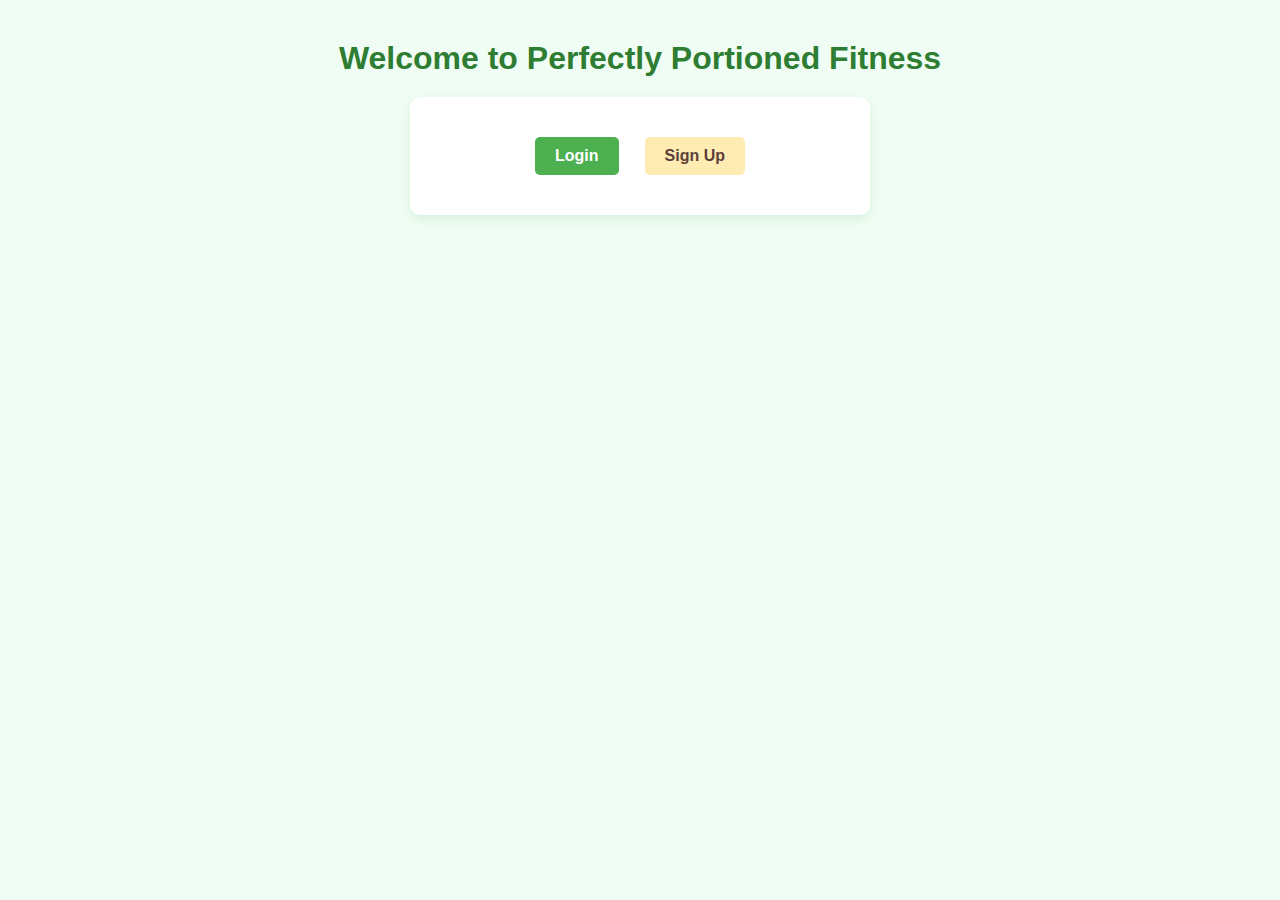
<file: practice-main/index.html>
<!DOCTYPE html>
<html lang="en">
<head>
  <meta charset="UTF-8" />
  <meta name="viewport" content="width=device-width, initial-scale=1.0"/>
  <title>Fitness App | Home</title>
  <link rel="stylesheet" href="style.css" />
</head>
<body>
  <header class="page-header">
    <h1>Welcome to Perfectly Portioned Fitness</h1>
  </header>

  <div class="container">
    <div class="buttons">
      <a href="login.html" class="btn login-btn">Login</a>
      <a href="signup.html" class="btn signup-btn">Sign Up</a>
    </div>
  </div>
</body>
</html>
</file>
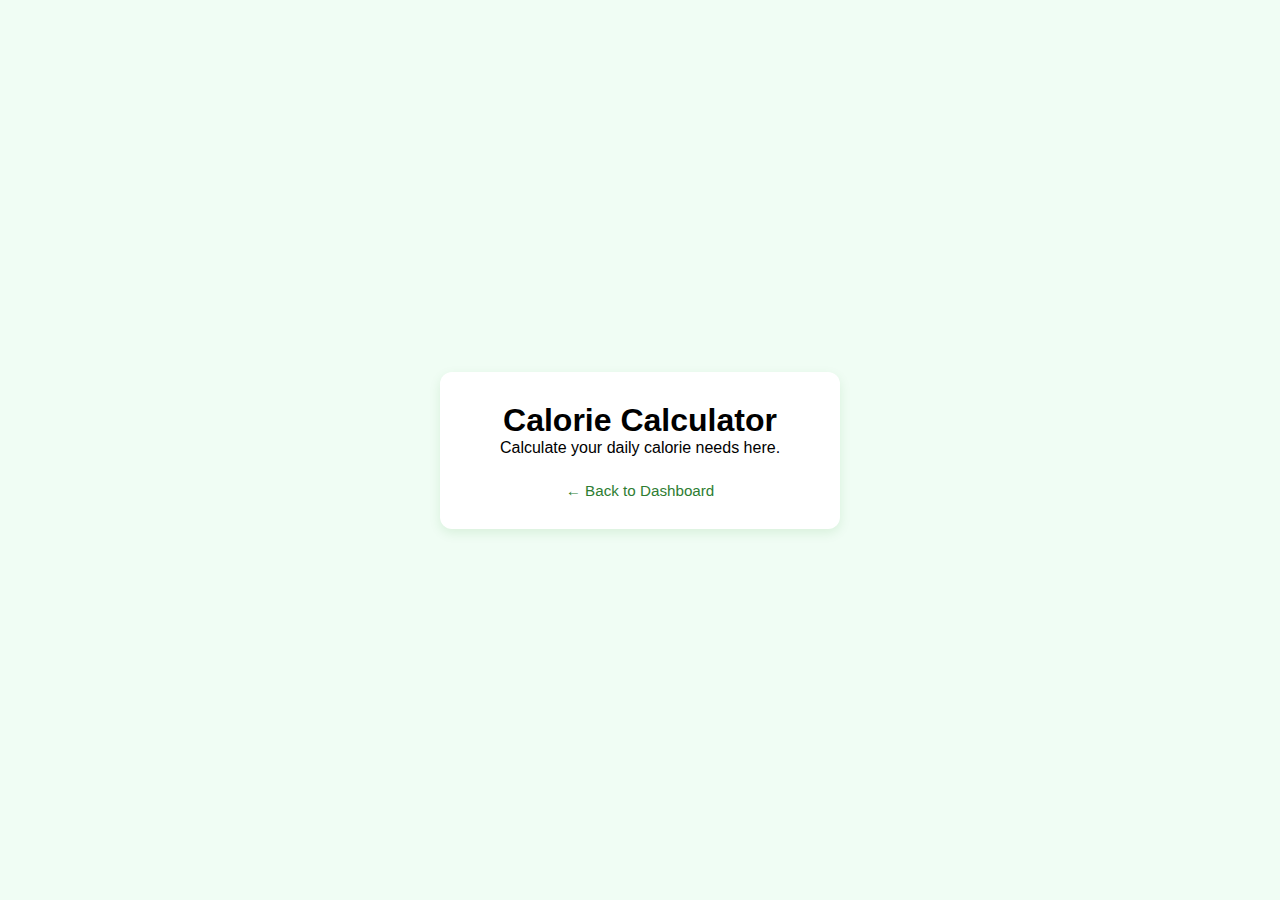
<file: calculate.html>
<!DOCTYPE html>
<html>
<head>
  <title>Calorie Calculator</title>
  <link rel="stylesheet" href="style.css">
</head>
<body>
  <div class="container">
    <h1>Calorie Calculator</h1>
    <p>Calculate your daily calorie needs here.</p>
    <a href="dashboard.html" class="back-link">← Back to Dashboard</a>
  </div>
</body>
</html>
</file>
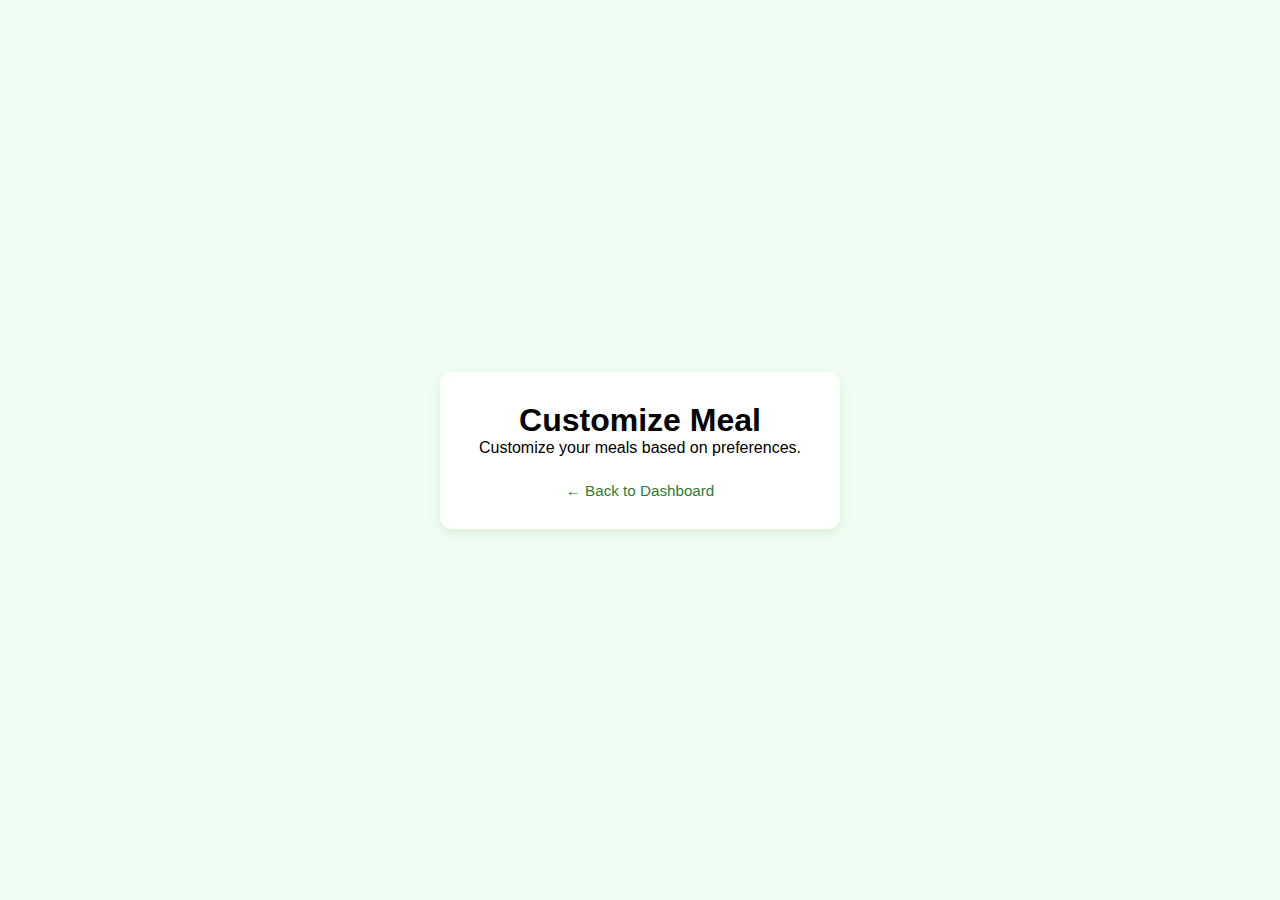
<file: customize.html>
<!DOCTYPE html>
<html>
<head>
  <title>Customize Meal</title>
  <link rel="stylesheet" href="style.css">
</head>
<body>
  <div class="container">
    <h1>Customize Meal</h1>
    <p>Customize your meals based on preferences.</p>
    <a href="dashboard.html" class="back-link">← Back to Dashboard</a>
  </div>
</body>
</html>
</file>
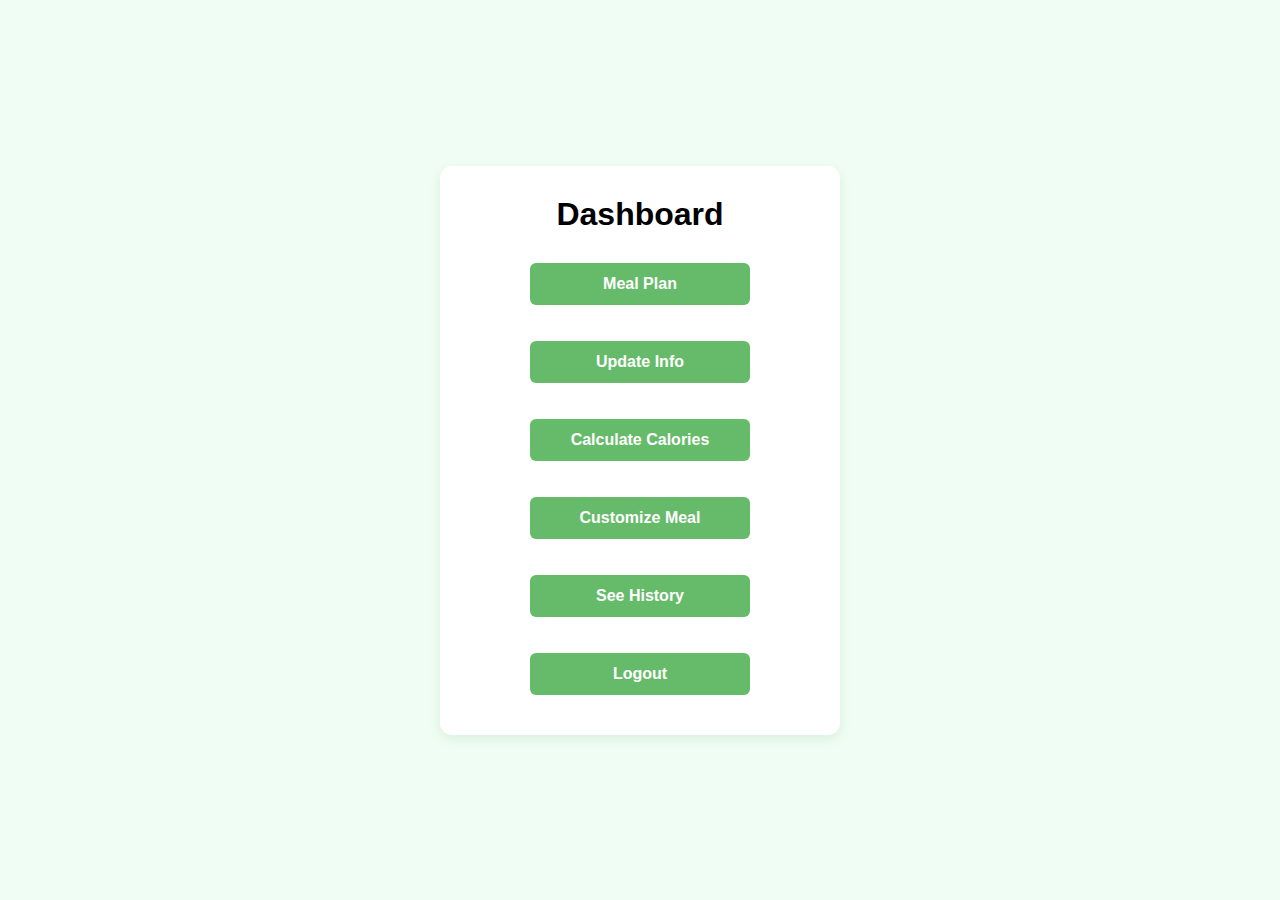
<file: dashboard.html>
<!DOCTYPE html>
<html lang="en">
<head>
  <meta charset="UTF-8" />
  <meta name="viewport" content="width=device-width, initial-scale=1.0"/>
  <title>Dashboard | Fitness App</title>
  <link rel="stylesheet" href="style.css" />
</head>
<body>

  <div class="container">
    <h1>Dashboard</h1>

    <div class="dashboard-actions">
      <a href="mealplan.html" class="btn">Meal Plan</a>
      <a href="updateinfo.html" class="btn">Update Info</a>
      <a href="calculate.html" class="btn">Calculate Calories</a>
      <a href="customize.html" class="btn">Customize Meal</a>
      <a href="history.html" class="btn">See History</a>
      <a href="index.html" class="btn">Logout</a>
    </div>
  </div>

</body>
</html>
</file>
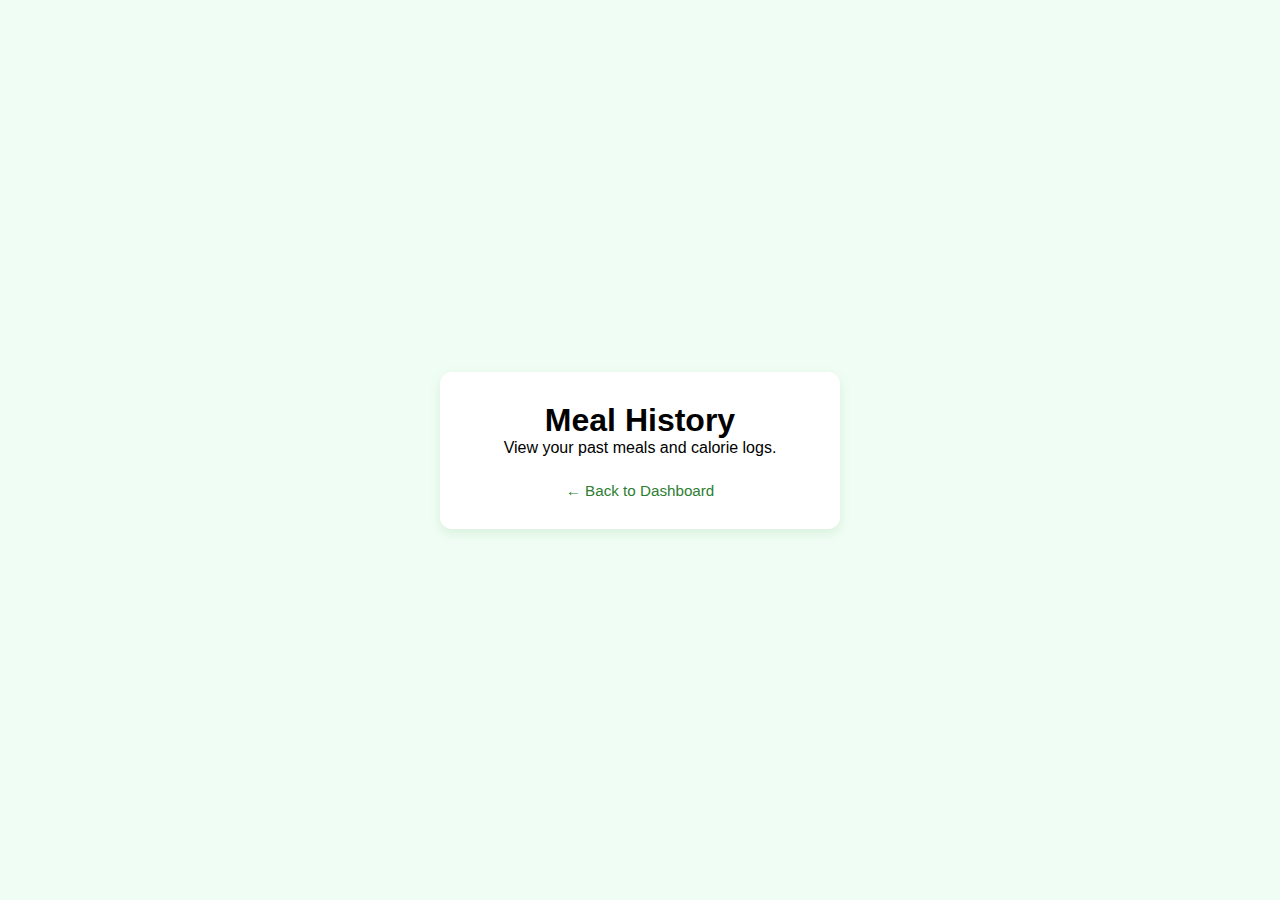
<file: history.html>
<!DOCTYPE html>
<html>
<head>
  <title>Meal History</title>
  <link rel="stylesheet" href="style.css">
</head>
<body>
  <div class="container">
    <h1>Meal History</h1>
    <p>View your past meals and calorie logs.</p>
    <a href="dashboard.html" class="back-link">← Back to Dashboard</a>
  </div>
</body>
</html>
</file>
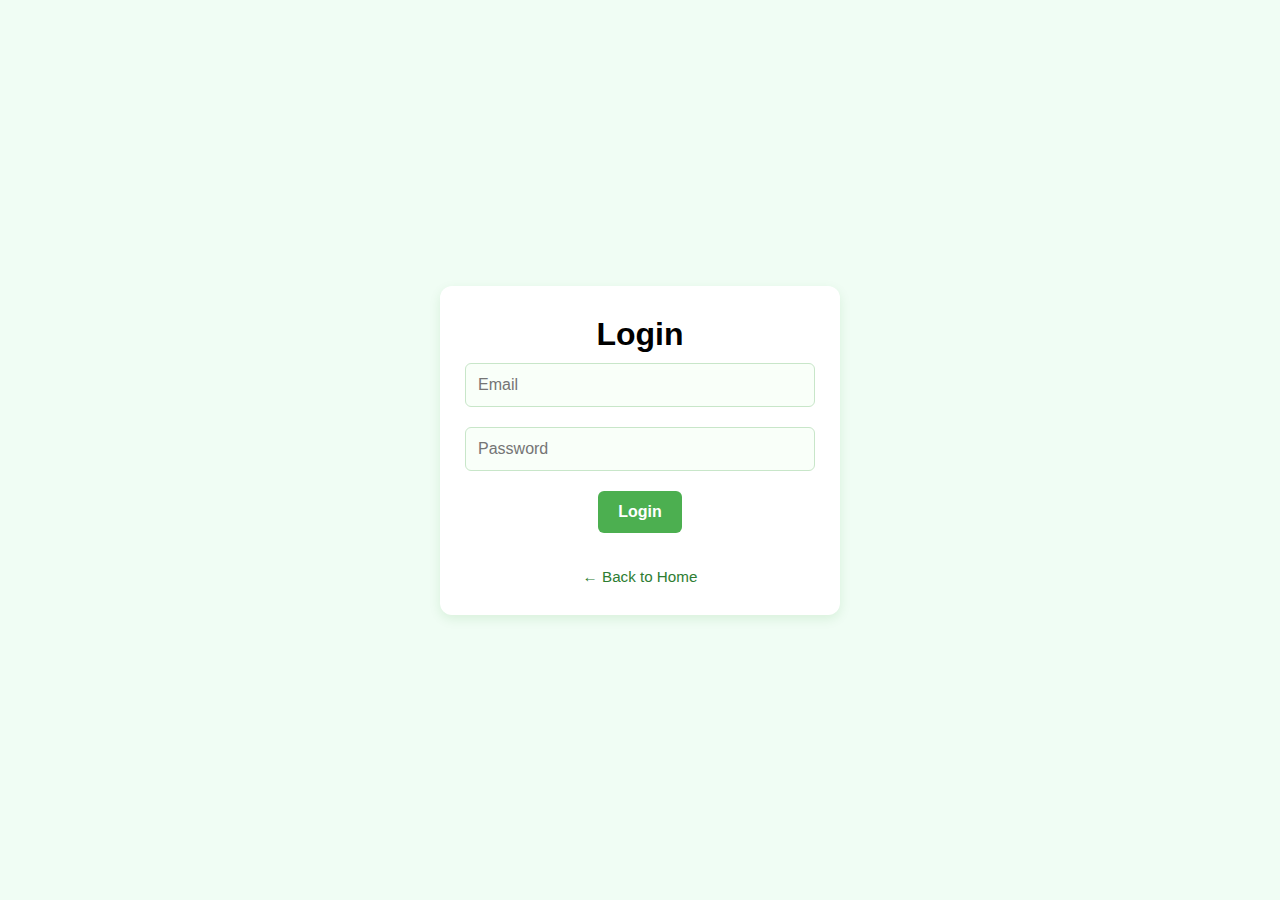
<file: login.html>
<!DOCTYPE html>
<html>
<head>
  <title>Login</title>
  <link rel="stylesheet" href="style.css">
</head>
<body>
  <div class="container">
    <h1>Login</h1>
    <form class="auth-form">
      <input type="email" placeholder="Email" required>
      <input type="password" placeholder="Password" required>
      <button type="submit" class="btn login-btn">Login</button>
    </form>
    <a href="index.html" class="back-link">← Back to Home</a>
  </div>
</body>
</html>
</file>
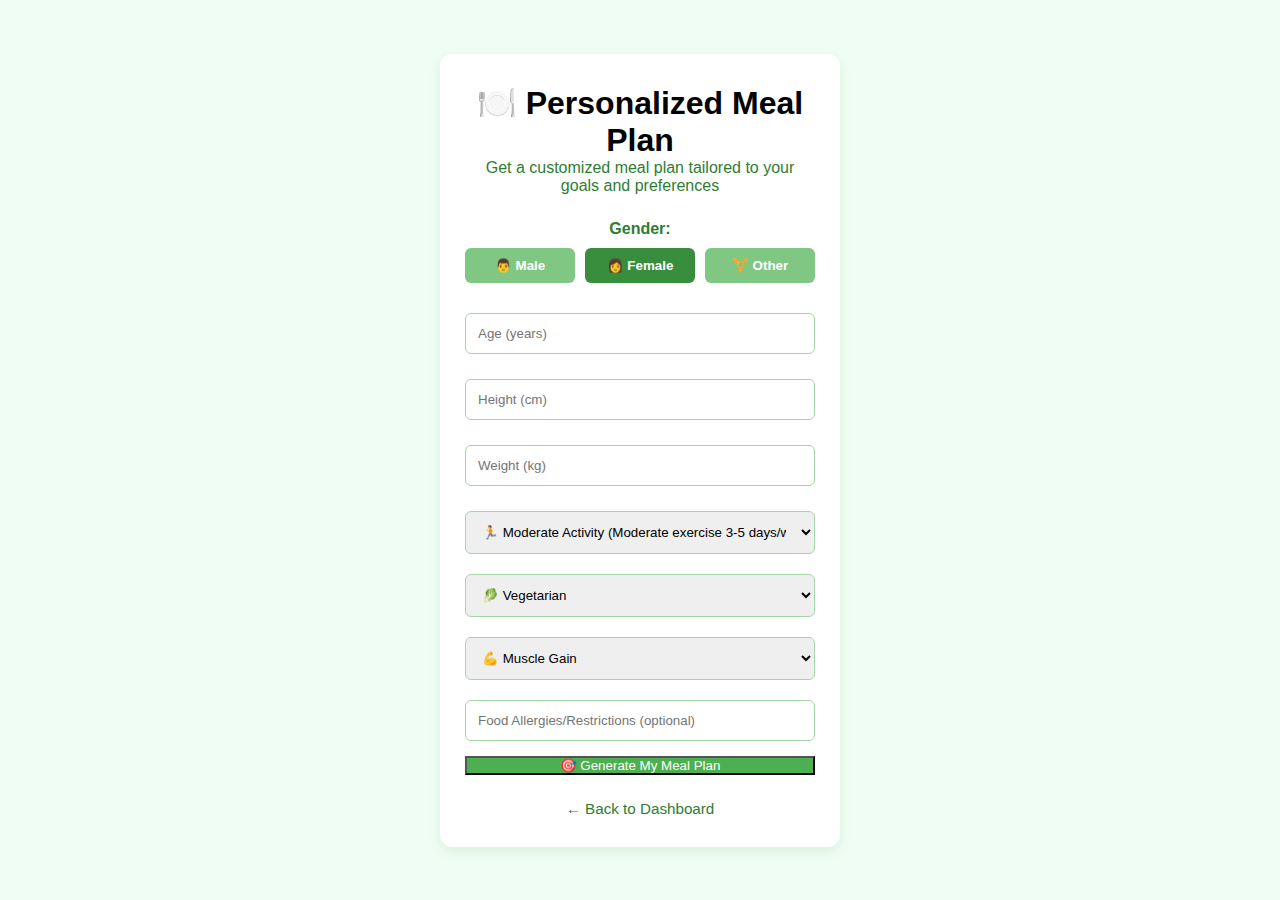
<file: mealplan.html>
<!DOCTYPE html>
<html lang="en">
<head>
    <meta charset="UTF-8">
    <meta name="viewport" content="width=device-width, initial-scale=1.0">
    <title>Meal Plan</title>
    <link rel="stylesheet" href="style.css">
</head>
<body>
    <div class="container">
        <h1>🍽️ Personalized Meal Plan</h1>
        <p style="margin-bottom: 25px; color: #2e7d32;">Get a customized meal plan tailored to your goals and preferences</p>
        
        <form class="meal-form">
            <div class="form-section">
                <label style="display: block; margin-bottom: 10px; font-weight: bold; color: #2e7d32;">Gender:</label>
                <div class="option-select">
                    <button type="button">👨 Male</button>
                    <button type="button" class="active">👩 Female</button>
                    <button type="button">⚧️ Other</button>
                </div>
            </div>

            <div class="form-section">
                <input type="number" placeholder="Age (years)" min="10" max="100" required>
            </div>

            <div class="form-section">
                <input type="number" placeholder="Height (cm)" min="100" max="250" required>
            </div>

            <div class="form-section">
                <input type="number" placeholder="Weight (kg)" min="30" max="200" step="0.1" required>
            </div>

            <div class="form-section">
                <select required>
                    <option value="">Select Activity Level</option>
                    <option value="sedentary">🛋️ Sedentary (Little to no exercise)</option>
                    <option value="light">🚶 Light Activity (Light exercise 1-3 days/week)</option>
                    <option value="moderate" selected>🏃 Moderate Activity (Moderate exercise 3-5 days/week)</option>
                    <option value="high">🏋️ High Activity (Hard exercise 6-7 days/week)</option>
                    <option value="extreme">💪 Extreme Activity (Very hard exercise, physical job)</option>
                </select>
            </div>

            <div class="form-section">
                <select required>
                    <option value="">Select Dietary Preference</option>
                    <option value="vegetarian" selected>🥬 Vegetarian</option>
                    <option value="non-vegetarian">🍖 Non-Vegetarian</option>
                    <option value="vegan">🌱 Vegan</option>
                    <option value="pescatarian">🐟 Pescatarian</option>
                    <option value="keto">🥑 Ketogenic</option>
                    <option value="paleo">🥩 Paleo</option>
                    <option value="mediterranean">🫒 Mediterranean</option>
                </select>
            </div>

            <div class="form-section">
                <select required>
                    <option value="">Select Fitness Goal</option>
                    <option value="weight-loss">⬇️ Weight Loss</option>
                    <option value="weight-gain">⬆️ Weight Gain</option>
                    <option value="muscle-gain" selected>💪 Muscle Gain</option>
                    <option value="maintenance">⚖️ Weight Maintenance</option>
                    <option value="endurance">🏃 Endurance Training</option>
                    <option value="strength">🏋️ Strength Training</option>
                </select>
            </div>

            <div class="form-section">
                <input type="text" placeholder="Food Allergies/Restrictions (optional)">
            </div>

            <button type="submit">🎯 Generate My Meal Plan</button>
        </form>

        <a href="dashboard.html" class="back-link">← Back to Dashboard</a>
    </div>
</body>
</html>
</file>
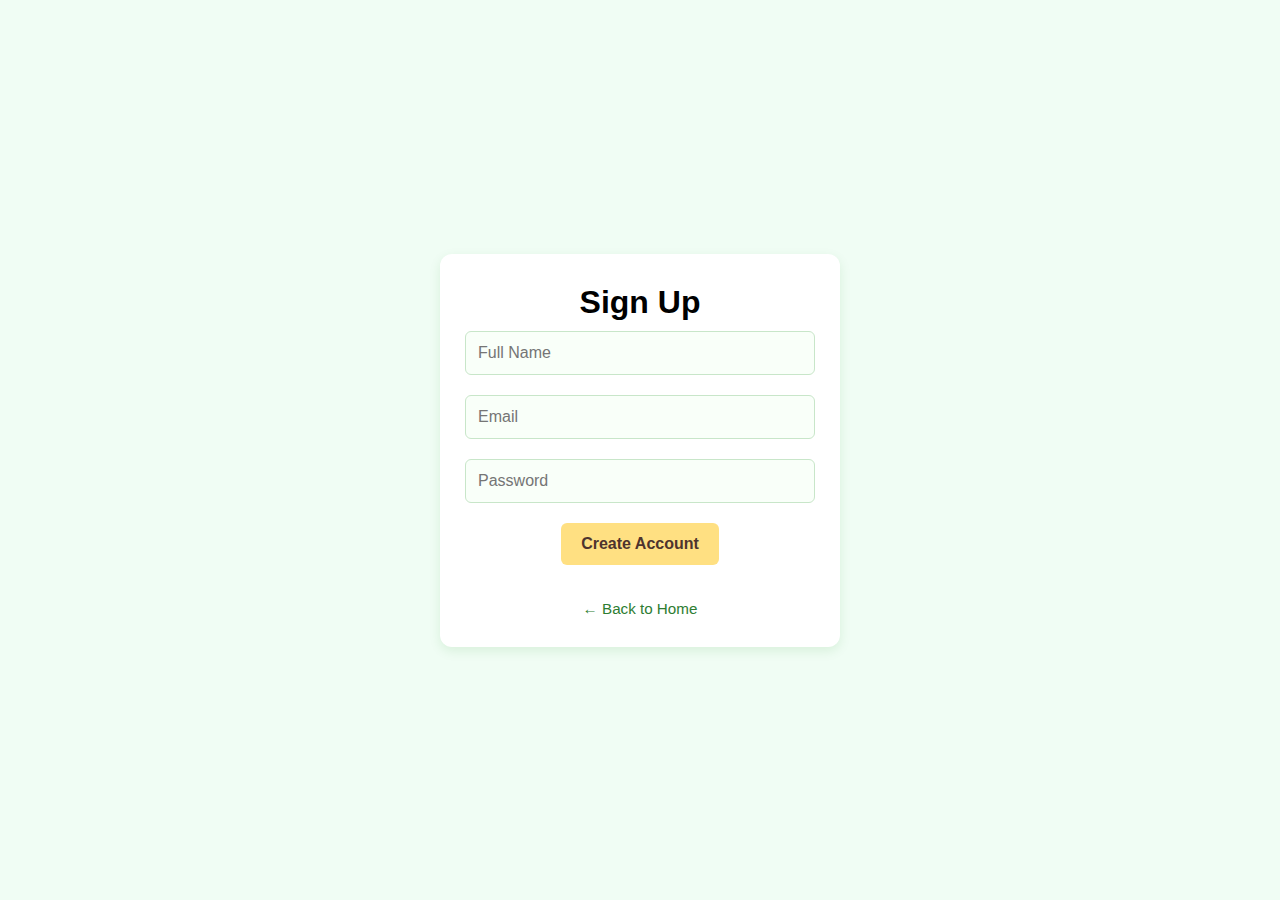
<file: signup.html>
<!DOCTYPE html>
<html>
<head>
  <title>Sign Up</title>
  <link rel="stylesheet" href="style.css">
</head>
<body>
  <div class="container">
    <h1>Sign Up</h1>
    <form class="auth-form">
      <input type="text" placeholder="Full Name" required>
      <input type="email" placeholder="Email" required>
      <input type="password" placeholder="Password" required>
      <button type="submit" class="btn signup-btn">Create Account</button>
    </form>
    <a href="index.html" class="back-link">← Back to Home</a>
  </div>
</body>
</html>
</file>
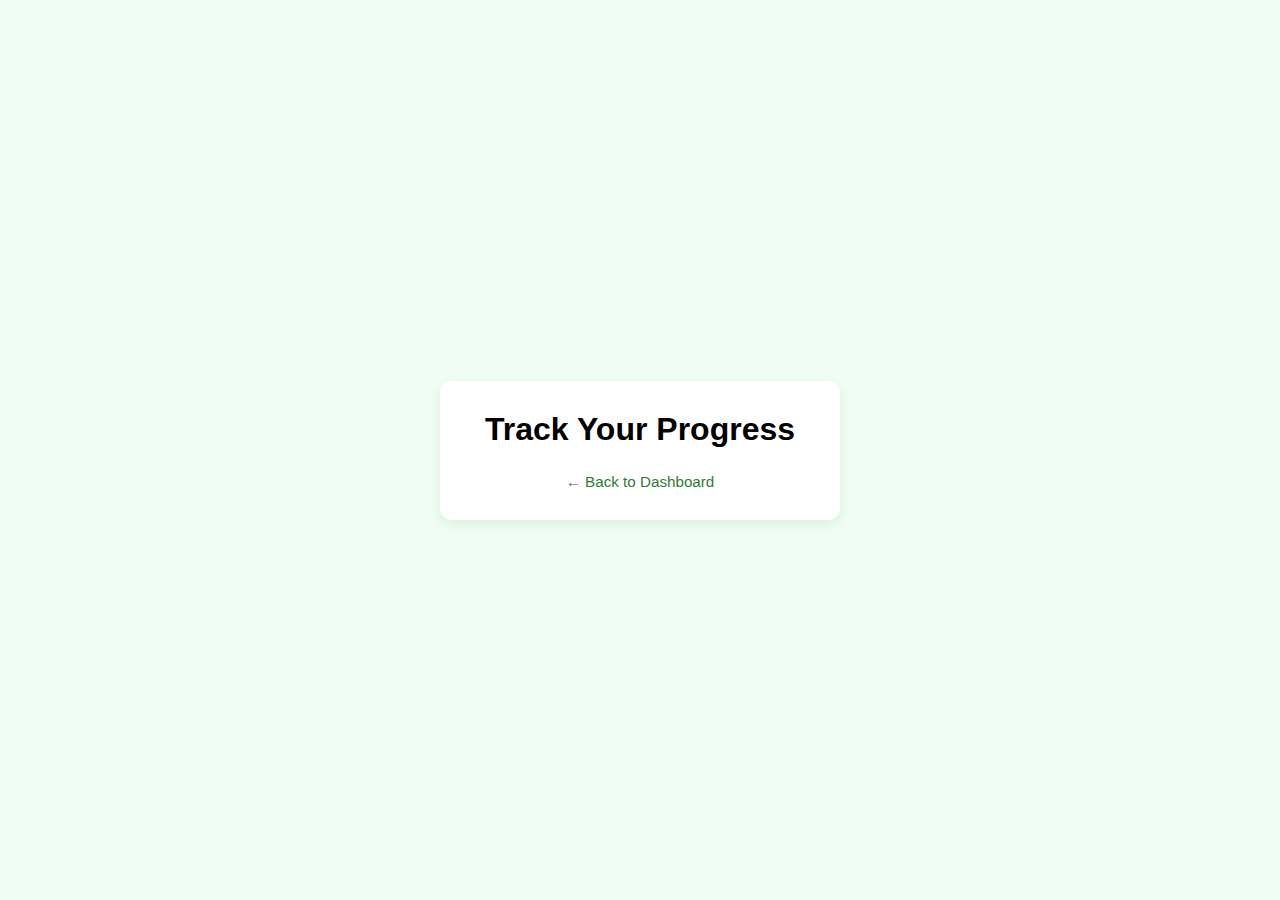
<file: trackprogress.html>
<!DOCTYPE html>
<html lang="en">
<head>
  <meta charset="UTF-8" />
  <meta name="viewport" content="width=device-width, initial-scale=1.0"/>
  <title>Track Progress | Fitness App</title>
  <link rel="stylesheet" href="style.css" />
</head>
<body>
  <div class="container">
    <h1 class="header-text">Track Your Progress</h1>

    <div class="progress-section">
      <!-- Future progress content will go here -->
    </div>

    <a href="dashboard.html" class="back-link">← Back to Dashboard</a>
  </div>
</body>
</html>
</file>
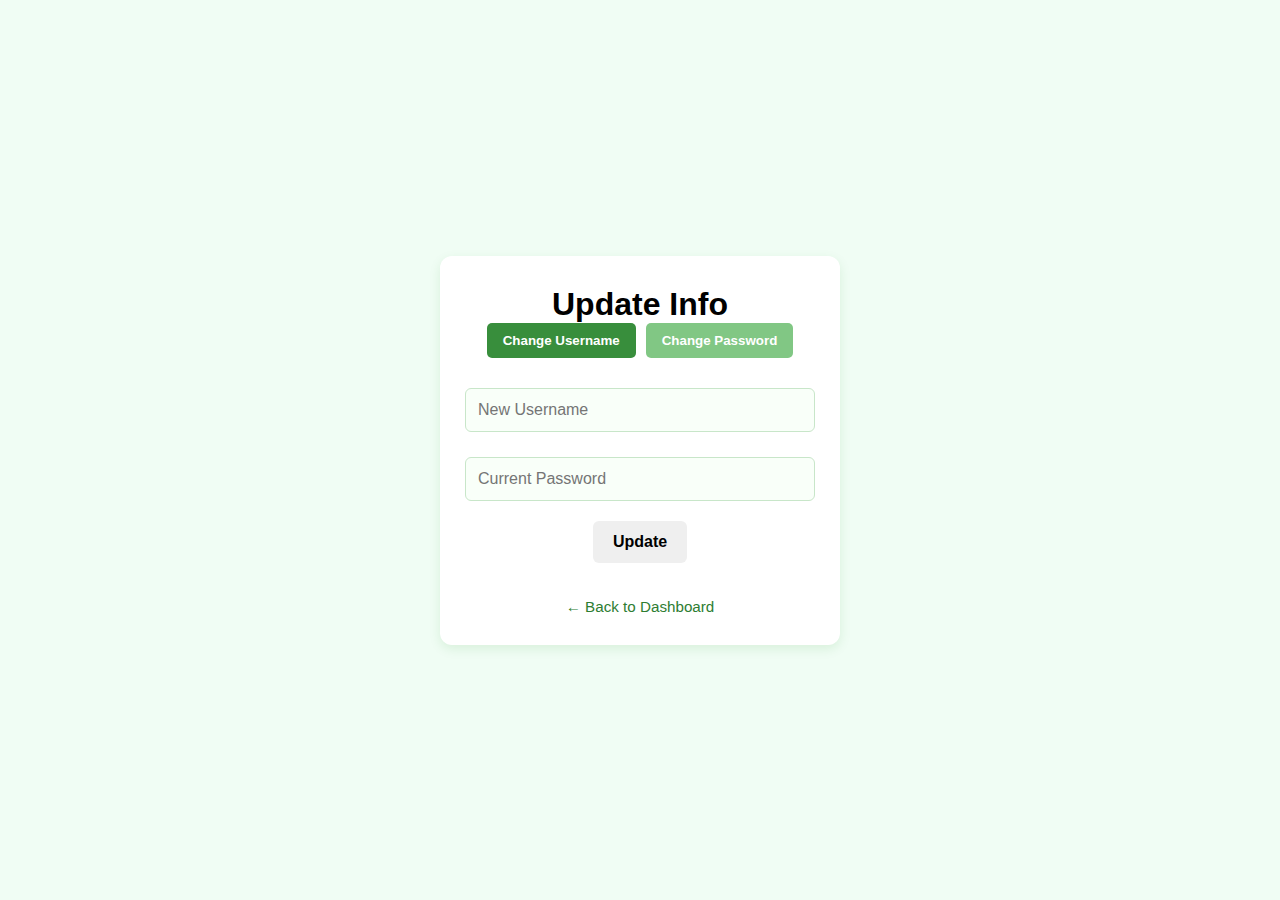
<file: updateinfo.html>
<!DOCTYPE html>
<html lang="en">
<head>
  <meta charset="UTF-8" />
  <meta name="viewport" content="width=device-width, initial-scale=1.0"/>
  <title>Update Info | Fitness App</title>
  <link rel="stylesheet" href="style.css" />
  <style>
    .option-select {
      display: flex;
      justify-content: center;
      gap: 10px;
      margin-bottom: 20px;
    }

    .option-select button {
      background-color: #81c784;
      color: white;
      border: none;
      padding: 10px 16px;
      border-radius: 5px;
      cursor: pointer;
    }

    .option-select button.active {
      background-color: #388e3c;
    }

    .hidden {
      display: none;
    }

    .form-section input {
      margin-bottom: 15px;
    }
  </style>
</head>
<body>
  <div class="container">
    <h1>Update Info</h1>

    <div class="option-select">
      <button id="usernameBtn" class="active">Change Username</button>
      <button id="passwordBtn">Change Password</button>
    </div>

    <form class="auth-form" id="updateForm">
      <div id="usernameSection" class="form-section">
        <input type="text" placeholder="New Username" required>
      </div>

      <div id="passwordSection" class="form-section hidden">
        <input type="password" placeholder="New Password" required>
      </div>

      <input type="password" placeholder="Current Password" required>

      <button type="submit" class="btn">Update</button>
    </form>

    <a href="dashboard.html" class="back-link">← Back to Dashboard</a>
  </div>

  <script>
    const usernameBtn = document.getElementById("usernameBtn");
    const passwordBtn = document.getElementById("passwordBtn");
    const usernameSection = document.getElementById("usernameSection");
    const passwordSection = document.getElementById("passwordSection");

    usernameBtn.addEventListener("click", () => {
      usernameBtn.classList.add("active");
      passwordBtn.classList.remove("active");
      usernameSection.classList.remove("hidden");
      passwordSection.classList.add("hidden");
    });

    passwordBtn.addEventListener("click", () => {
      passwordBtn.classList.add("active");
      usernameBtn.classList.remove("active");
      passwordSection.classList.remove("hidden");
      usernameSection.classList.add("hidden");
    });
  </script>
</body>
</html>
</file>
<file: practice-main/style.css>
/* Body styling for vertical stacking and alignment */
body {
    font-family: 'Segoe UI', sans-serif;
    background-color: #f0fdf4; /* Soft green */
    margin: 0;
    padding: 0;
    display: flex;
    flex-direction: column;
    align-items: center;
    min-height: 100vh;
}

/* Header for welcome message */
.page-header {
    width: 100%;
    text-align: center;
    margin-top: 40px;
    margin-bottom: 20px;
}

.page-header h1 {
    color: #2e7d32; /* Dark green */
    font-size: 2rem;
    margin: 0;
}

/* Container styling for form/buttons/card */
.container {
    background: #ffffff;
    padding: 30px;
    border-radius: 10px;
    box-shadow: 0 4px 12px rgba(0, 128, 0, 0.1); /* Green tint shadow */
    width: 100%;
    max-width: 400px;
    text-align: center;
}

/* Buttons section (used in index and dashboard) */
.buttons {
    display: flex;
    justify-content: center;
    gap: 16px;
    flex-wrap: wrap;
}

/* Generic button styling */
.btn {
    display: inline-block;
    padding: 10px 20px;
    margin: 10px 5px;
    border: none;
    border-radius: 5px;
    cursor: pointer;
    text-decoration: none;
    font-weight: bold;
    transition: background-color 0.3s ease;
}

/* Login and Signup Buttons */
.login-btn {
    background: #4CAF50; /* Healthy green */
    color: white;
}

.signup-btn {
    background: #FFECB3; /* Soft orange */
    color: #5D4037; /* Brownish text */
}

/* Form input styling */
.auth-form input {
    width: 100%;
    padding: 12px;
    margin: 10px 0;
    border: 1px solid #c8e6c9;
    border-radius: 5px;
    background-color: #f9fff9;
}

/* Back link under forms */
.back-link {
    display: block;
    margin-top: 20px;
    color: #689f38;
    font-size: 0.95em;
}

/* Dashboard layout */
.dashboard-actions {
    display: flex;
    flex-direction: column;
    align-items: center;
    justify-content: center;
    margin: 40px auto;
    gap: 16px;
}

/* Dashboard button styling */
.dashboard-actions .btn {
    width: 220px;
    padding: 12px 20px;
    font-size: 16px;
    background-color: #66bb6a;
    color: white;
    border: none;
    border-radius: 6px;
}

.dashboard-actions .btn:hover {
    background-color: #388e3c;
}
</file>
<file: style.css>
/* Reset */
* {
    box-sizing: border-box;
    margin: 0;
    padding: 0;
}

/* Body styling */
body {
    font-family: 'Segoe UI', sans-serif;
    background-color: #f0fdf4;
    min-height: 100vh;
    display: flex;
    justify-content: center;
    align-items: center;
    padding: 20px;
}

/* Welcome text on index */
.page-header{
 margin-bottom: 40px;
    font-size: 2.8rem;
    color: #2e7d32;
}
/* Centered container box */
.container {
    background: #ffffff;
    padding: 30px 25px;
    border-radius: 12px;
    box-shadow: 0 4px 12px rgba(0, 128, 0, 0.1);
    width: 100%;
    max-width: 400px;
    text-align: center;
}


/* Form styles */
.auth-form input {
    width: 100%;
    padding: 12px;
    margin: 10px 0;
    border: 1px solid #c8e6c9;
    border-radius: 6px;
    background-color: #f9fff9;
    font-size: 1rem;
}

/* Buttons */
.btn {
    display: inline-block;
    padding: 12px 20px;
    margin: 10px 5px;
    border: none;
    border-radius: 6px;
    cursor: pointer;
    text-decoration: none;
    font-weight: bold;
    font-size: 1rem;
    transition: background-color 0.3s ease;
}

/* Specific buttons */
.login-btn {
    background-color: #4caf50;
    color: white;
}

.signup-btn {
    background-color: #ffe082;
    color: #4e342e;
}

/* Dashboard button panel */
.dashboard-actions {
    display: flex;
    flex-direction: column;
    align-items: center;
    gap: 16px;
    margin-top: 20px;
}

.dashboard-actions .btn {
    width: 220px;
    background-color: #66bb6a;
    color: white;
}

.dashboard-actions .btn:hover {
    background-color: #388e3c;
}

/* Back link */
.back-link {
    display: block;
    margin-top: 25px;
    font-size: 0.95em;
    color: #2e7d32;
    text-decoration: none;
}

/* Progress bar */
.progress-bar {
    background-color: #e0f2f1;
    border-radius: 8px;
    overflow: hidden;
    margin: 10px 0 20px;
    height: 24px;
}

.progress-fill {
    background-color: #66bb6a;
    height: 100%;
    color: white;
    font-weight: bold;
    text-align: center;
    line-height: 24px;
}

/* Meal plan inputs */
.meal-form input,
.meal-form select {
    width: 100%;
    padding: 12px;
    margin: 10px 0;
    border-radius: 6px;
    border: 1px solid #a5d6a7;
}

/* Meal form button */
.meal-form button {
    background-color: #4caf50;
    color: white;
    width: 100%;
}

/* Option selector (for update info) */
.option-select {
    display: flex;
    justify-content: center;
    gap: 10px;
    margin-bottom: 20px;
}

.option-select button {
    background-color: #81c784;
    color: white;
    border: none;
    padding: 10px 16px;
    border-radius: 6px;
    cursor: pointer;
    font-weight: bold;
}

.option-select button.active {
    background-color: #388e3c;
}

/* Hide class */
.hidden {
    display: none;
}

/* Form section (update info) */
.form-section input {
    margin-bottom: 15px;
}
</file>
